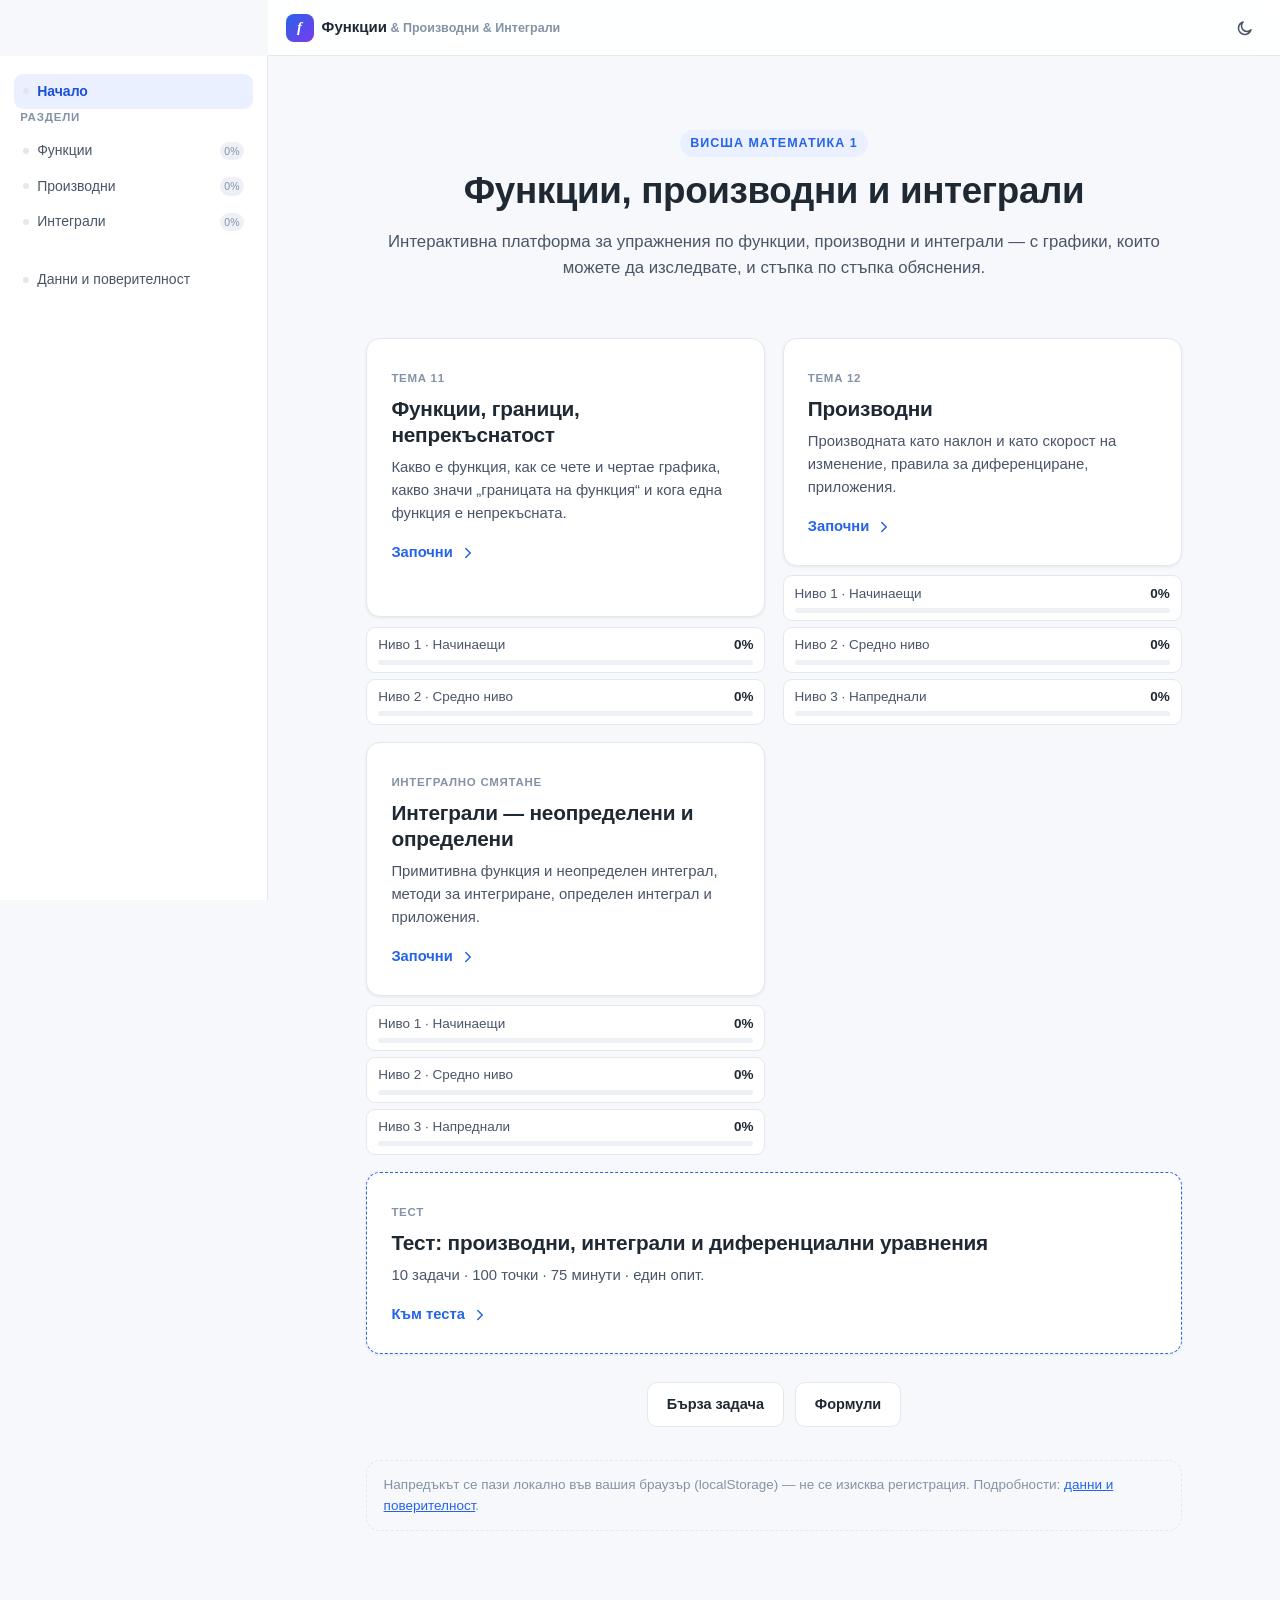
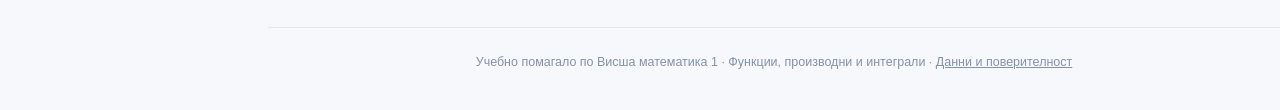
<file: index.html>
<!DOCTYPE html>
<html lang="bg">
<head>
<meta charset="UTF-8">
<meta name="viewport" content="width=device-width, initial-scale=1, viewport-fit=cover">
<title>Функции, производни и интеграли — интерактивно учебно помагало</title>
<meta name="description" content="Интерактивна платформа за упражнения по функции, граници, непрекъснатост, производни и интеграли — Висша математика 1.">
<meta name="color-scheme" content="light dark">
<link rel="icon" href="data:image/svg+xml,%3Csvg xmlns='http://www.w3.org/2000/svg' viewBox='0 0 32 32'%3E%3Crect width='32' height='32' rx='8' fill='%232563eb'/%3E%3Ctext x='16' y='23' font-family='Georgia,serif' font-style='italic' font-weight='700' font-size='18' fill='white' text-anchor='middle'%3Ef%27%3C/text%3E%3C/svg%3E">
<!-- Версия за пресен кеш при всяко публикуване — вдига се от учителя/асистента при всяка промяна на CSS/JS -->
<link rel="stylesheet" href="css/styles.css?v=202610221000">
<link rel="stylesheet" href="css/test.css?v=202611041400">
</head>
<body>
<a class="skip-link" href="#view">Към съдържанието</a>

<div class="app-shell">
  <div class="sidebar-overlay" id="sidebar-overlay"></div>
  <nav class="sidebar" id="sidebar" aria-label="Навигация"></nav>

  <div class="main">
    <header class="topbar">
      <button class="topbar-menu-btn" id="menu-btn" aria-label="Отвори менюто">
        <svg width="18" height="18" viewBox="0 0 24 24" fill="none" stroke="currentColor" stroke-width="2" stroke-linecap="round"><path d="M4 6h16M4 12h16M4 18h16"/></svg>
      </button>
      <a class="brand" href="#/" data-nav>
        <span class="brand-mark">f</span>
        <span class="brand-name">Функции<span class="brand-sub"> &amp; Производни &amp; Интеграли</span></span>
      </a>
      <div class="topbar-spacer"></div>
      <div class="topbar-actions">
        <button class="icon-btn" id="theme-btn" aria-label="Смени темата"></button>
      </div>
    </header>

    <main id="view" tabindex="-1"></main>

    <footer class="site-footer">
      Учебно помагало по Висша математика 1 · Функции, производни и интеграли · <a href="#/privacy" data-nav>Данни и поверителност</a>
    </footer>
  </div>
</div>

<div class="toast" id="toast" role="status"></div>

<script src="js/mathml.js?v=202610181100"></script>
<script src="js/expr.js?v=202610181100"></script>
<script src="js/plot.js?v=202610181100"></script>
<script src="js/store.js?v=202610181100"></script>
<script src="js/geogebra.js?v=202610181100"></script>
<script src="js/board.js?v=202610181100"></script>
<script src="js/content-boards.js?v=202610181100"></script>
<script src="js/content-boards-integrals.js?v=202610181100"></script>
<script src="js/content-functions.js?v=202610181600"></script>
<script src="js/content-derivatives.js?v=202610181100"></script>
<script src="js/content-integrals.js?v=202610181100"></script>
<script src="js/content-integrals-1.js?v=202610181100"></script>
<script src="js/content-integrals-2.js?v=202610181100"></script>
<script src="js/content-integrals-3.js?v=202610181100"></script>
<script src="js/content-integrals-4.js?v=202610181100"></script>
<script src="js/config.js?v=202611041700"></script>
<script src="js/test-core.js?v=202611041400"></script>
<script src="data/test.js?v=202610181100"></script>
<script src="js/test.js?v=202611041600"></script>
<script src="js/app.js?v=202611041200"></script>
</body>
</html>
</file>
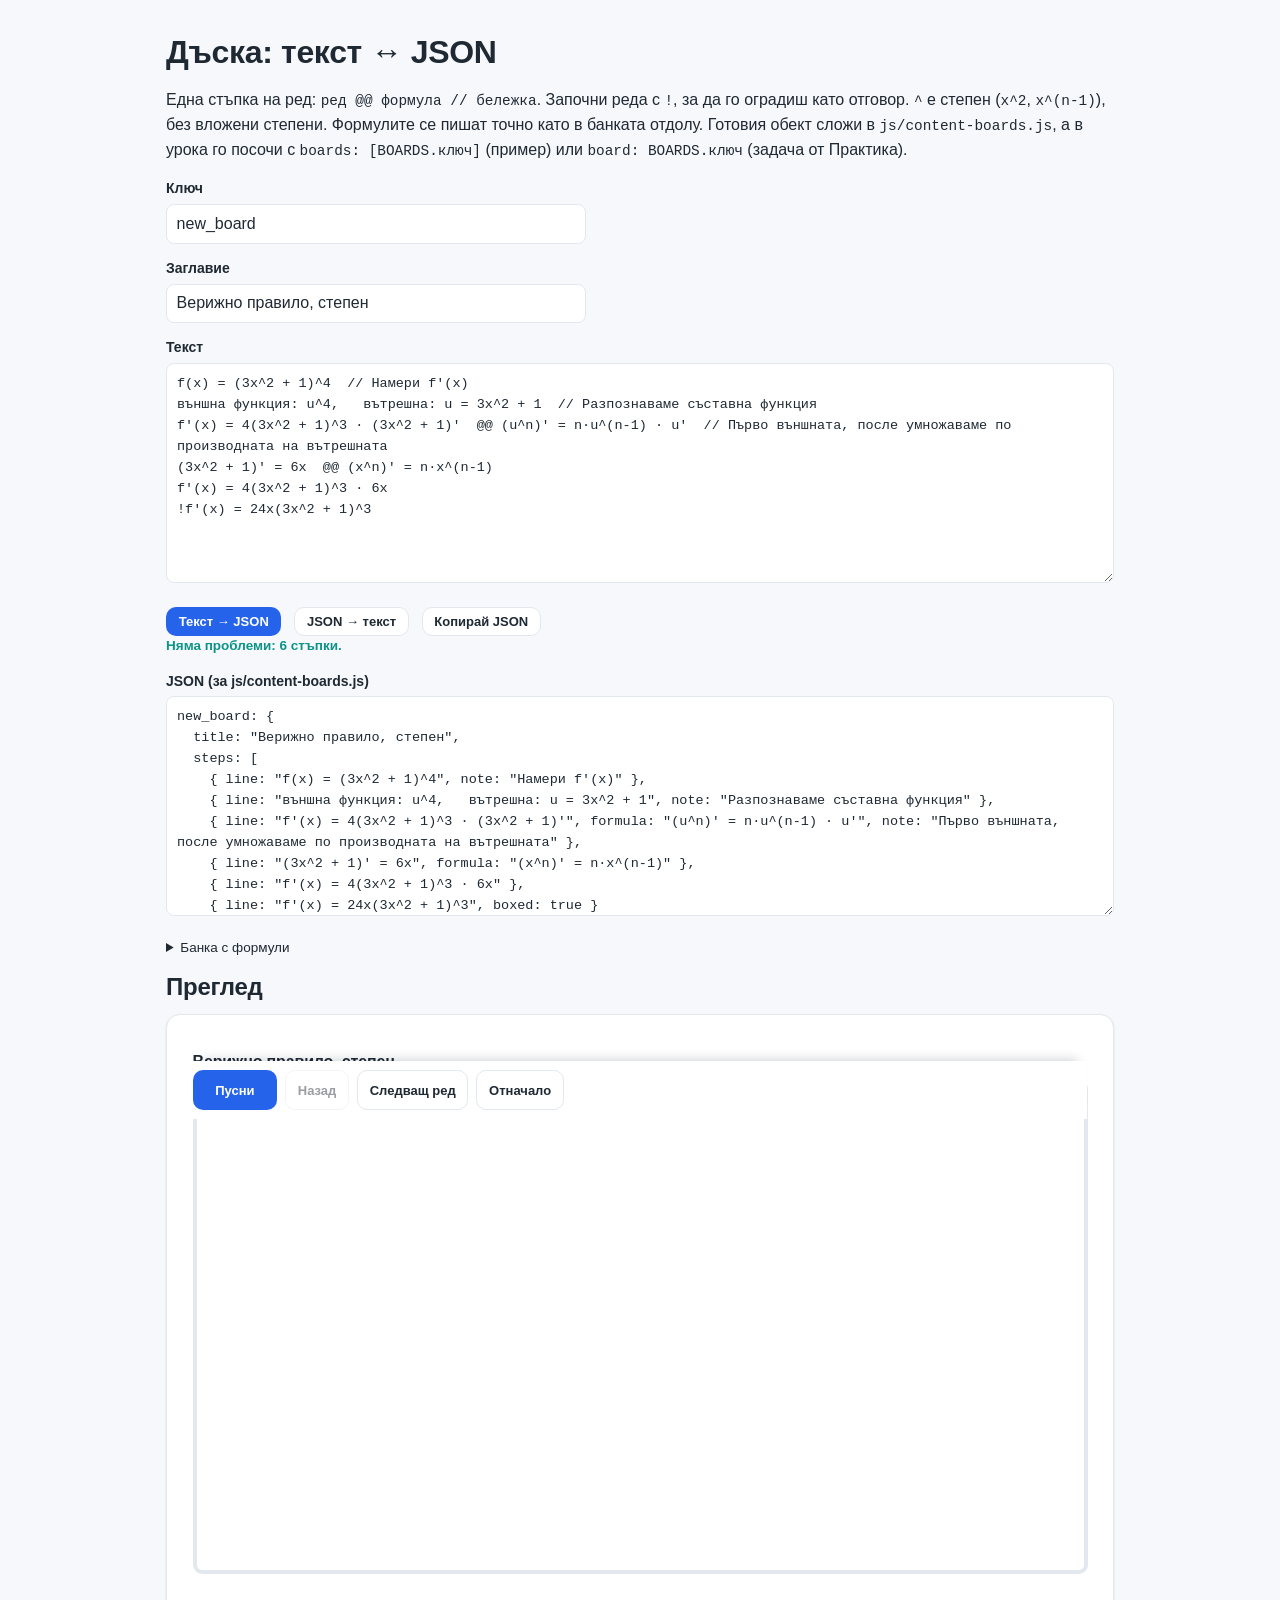
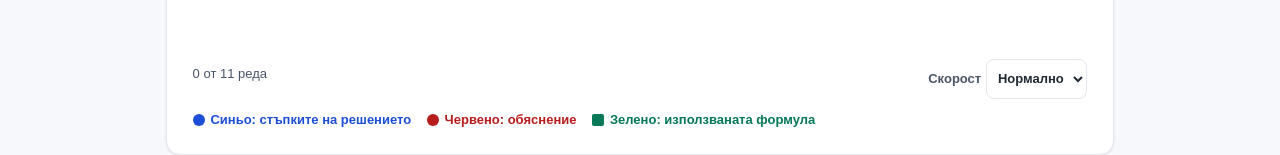
<file: tools/board-convert.html>
<!DOCTYPE html>
<html lang="bg">
<head>
<meta charset="UTF-8">
<meta name="viewport" content="width=device-width, initial-scale=1">
<title>Дъска: текст ↔ JSON</title>
<link rel="stylesheet" href="../css/styles.css">
<style>
  body { max-width: 980px; margin: 2em auto; padding: 0 16px; }
  textarea { width: 100%; min-height: 220px; resize: vertical; box-sizing: border-box; font-family: ui-monospace, Consolas, monospace; font-size: 13.5px; line-height: 1.55;
    background: var(--paper); color: var(--ink); border: 1px solid var(--line); border-radius: 8px; padding: 10px; }
  label { font-weight: 600; font-size: 14px; display: block; margin: 1em 0 .3em; }
  input[type=text] { font: inherit; padding: .4em .6em; border: 1px solid var(--line); border-radius: 8px; background: var(--paper); color: var(--ink); width: 100%; max-width: 420px; }
  .problems { color: var(--red); white-space: pre-wrap; font-size: 13.5px; }
  .ok { color: var(--green); font-weight: 600; font-size: 13.5px; }
  details { margin: 1em 0; font-size: 13.5px; }
  code { font-family: ui-monospace, Consolas, monospace; font-size: .9em; }
</style>
</head>
<body>
<h1>Дъска: текст ↔ JSON</h1>
<p>Една стъпка на ред: <code>ред @@ формула // бележка</code>. Започни реда с <code>!</code>, за да го оградиш като отговор.
<code>^</code> е степен (<code>x^2</code>, <code>x^(n-1)</code>), без вложени степени. Формулите се пишат точно като в банката отдолу.
Готовия обект сложи в <code>js/content-boards.js</code>, а в урока го посочи с <code>boards: [BOARDS.ключ]</code> (пример) или <code>board: BOARDS.ключ</code> (задача от Практика).</p>

<label for="key">Ключ</label>
<input type="text" id="key" value="new_board" spellcheck="false">
<label for="title">Заглавие</label>
<input type="text" id="title" value="Верижно правило, степен">

<label for="text">Текст</label>
<textarea id="text" spellcheck="false">f(x) = (3x^2 + 1)^4  // Намери f'(x)
външна функция: u^4,   вътрешна: u = 3x^2 + 1  // Разпознаваме съставна функция
f'(x) = 4(3x^2 + 1)^3 · (3x^2 + 1)'  @@ (u^n)' = n·u^(n-1) · u'  // Първо външната, после умножаваме по производната на вътрешната
(3x^2 + 1)' = 6x  @@ (x^n)' = n·x^(n-1)
f'(x) = 4(3x^2 + 1)^3 · 6x
!f'(x) = 24x(3x^2 + 1)^3</textarea>
<div class="btn-row">
  <button class="btn btn-primary btn-sm" type="button" id="to-json">Текст → JSON</button>
  <button class="btn btn-ghost btn-sm" type="button" id="to-text">JSON → текст</button>
  <button class="btn btn-ghost btn-sm" type="button" id="copy">Копирай JSON</button>
</div>
<p id="status" aria-live="polite"></p>

<label for="json">JSON (за js/content-boards.js)</label>
<textarea id="json" spellcheck="false"></textarea>

<details><summary>Банка с формули</summary><ul id="bank"></ul></details>

<h2>Преглед</h2>
<div class="card" id="preview"></div>

<script src="../js/board.js"></script>
<script src="board-lib.js"></script>
<script>
(function () {
  var $ = function (id) { return document.getElementById(id); };
  var inst = null;
  $('bank').innerHTML = BoardLib.FORMULA_BANK.map(function (f) { return '<li><code>' + f.replace(/</g, '&lt;') + '</code></li>'; }).join('');

  function show(board) {
    var problems = BoardLib.validate(board, $('key').value || 'дъска');
    $('status').className = problems.length ? 'problems' : 'ok';
    $('status').textContent = problems.length ? problems.join('\n') : 'Няма проблеми: ' + board.steps.length + ' стъпки.';
    if (inst) inst.destroy();
    $('preview').innerHTML = '';
    if (board.steps.length) inst = Board.create($('preview'), board);
  }
  function toJson() {
    var board = { title: $('title').value.trim(), steps: BoardLib.parse($('text').value) };
    /* по една стъпка на ред, както в js/content-boards.js */
    var steps = board.steps.map(function (s) {
      return '    { ' + Object.keys(s).map(function (k) { return k + ': ' + JSON.stringify(s[k]); }).join(', ') + ' }';
    });
    $('json').value = ($('key').value.trim() || 'new_board') + ': {\n  title: ' + JSON.stringify(board.title) +
      ',\n  steps: [\n' + steps.join(',\n') + '\n  ]\n},';
    show(board);
  }
  function toText() {
    try {
      var src = $('json').value.trim().replace(/^[A-Za-z_$][\w$]*\s*:\s*/, '').replace(/,\s*$/, '');
      var board = Function('"use strict"; return (' + src + ');')();
      $('title').value = board.title || '';
      $('text').value = BoardLib.toText(board.steps || []);
      show(board);
    } catch (e) {
      $('status').className = 'problems';
      $('status').textContent = 'JSON не се чете: ' + e.message;
    }
  }
  $('to-json').addEventListener('click', toJson);
  $('to-text').addEventListener('click', toText);
  $('copy').addEventListener('click', function () {
    $('json').select();
    (navigator.clipboard ? navigator.clipboard.writeText($('json').value) : Promise.reject()).then(
      function () { $('status').className = 'ok'; $('status').textContent = 'Копирано.'; },
      function () { document.execCommand('copy'); });
  });
  toJson();
})();
</script>
</body>
</html>
</file>
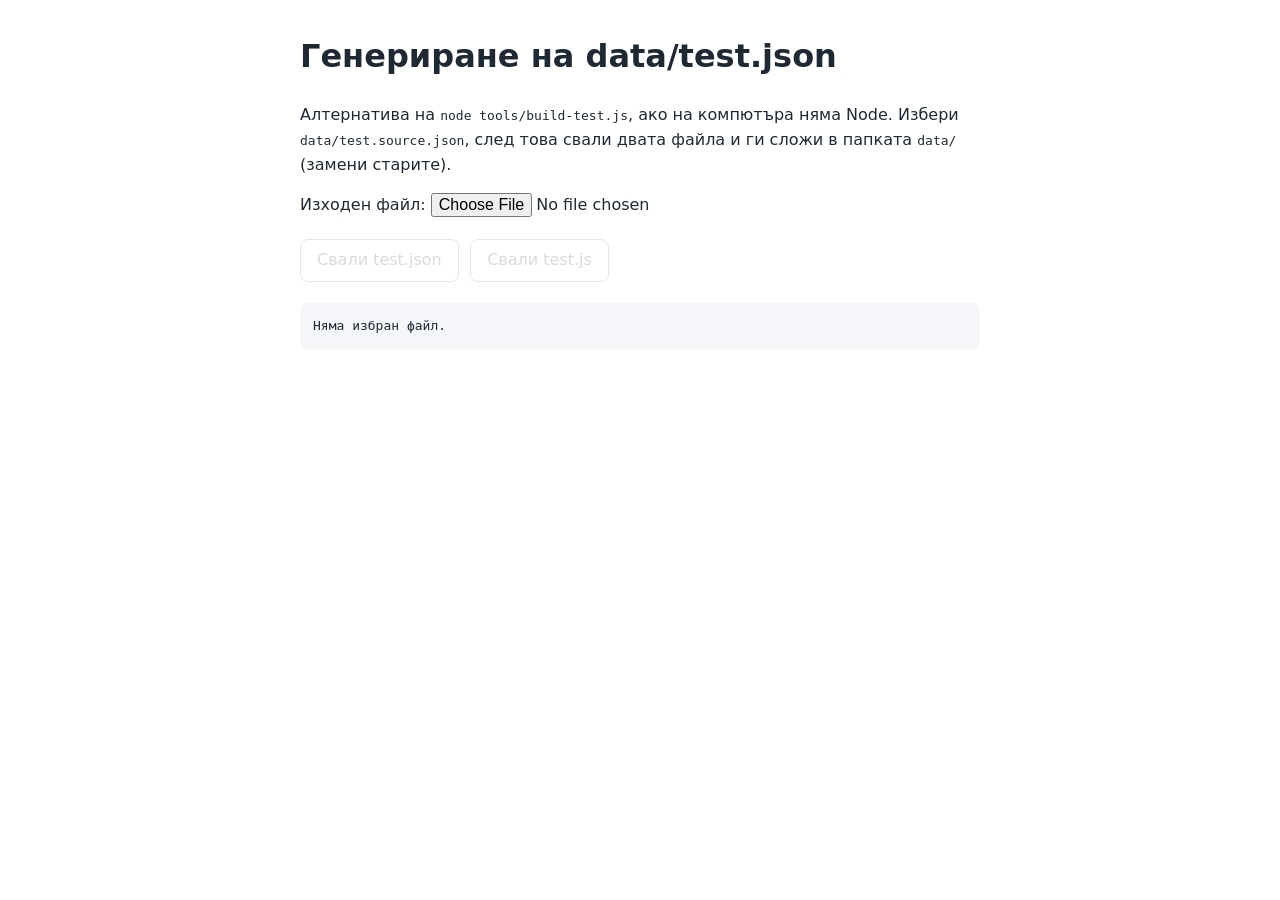
<file: tools/build-test.html>
<!DOCTYPE html>
<html lang="bg">
<head>
<meta charset="UTF-8">
<meta name="viewport" content="width=device-width, initial-scale=1">
<title>Генериране на теста</title>
<style>
  body { font-family: "Segoe UI", system-ui, sans-serif; max-width: 680px; margin: 2em auto; padding: 0 1em; color: #1f2933; line-height: 1.55; }
  button, input { font: inherit; }
  button { padding: .5em 1em; border-radius: 8px; border: 1px solid #c9d1dd; background: #fff; cursor: pointer; margin: .3em .4em .3em 0; }
  button:disabled { opacity: .5; cursor: not-allowed; }
  pre { background: #f4f6fa; padding: 1em; border-radius: 8px; white-space: pre-wrap; font-size: 13px; }
  .err { color: #b91c1c; }
</style>
</head>
<body>
<h1>Генериране на data/test.json</h1>
<p>Алтернатива на <code>node tools/build-test.js</code>, ако на компютъра няма Node. Избери <code>data/test.source.json</code>, след това свали двата файла и ги сложи в папката <code>data/</code> (замени старите).</p>
<p><label>Изходен файл: <input type="file" id="src" accept=".json,application/json"></label></p>
<p>
  <button id="dl-json" disabled>Свали test.json</button>
  <button id="dl-js" disabled>Свали test.js</button>
</p>
<pre id="out" aria-live="polite">Няма избран файл.</pre>

<script src="../js/test-core.js"></script>
<script src="build-lib.js"></script>
<script>
(function () {
  'use strict';
  var out = document.getElementById('out');
  var built = null;
  function save(name, text, type) {
    var a = document.createElement('a');
    a.href = URL.createObjectURL(new Blob([text], { type: type }));
    a.download = name;
    document.body.appendChild(a); a.click();
    setTimeout(function () { URL.revokeObjectURL(a.href); a.remove(); }, 0);
  }
  document.getElementById('src').addEventListener('change', function (e) {
    var f = e.target.files[0];
    if (!f) return;
    f.text().then(function (txt) {
      try {
        built = BuildLib.buildTestData(JSON.parse(txt), TestCore);
        out.className = '';
        out.textContent = 'Готово.\n' + ['A', 'B'].map(function (v) {
          var qs = built.variants[v].questions;
          return 'Вариант ' + TestCore.VARIANT_LABEL[v] + ': ' + qs.length + ' задачи, ' +
            qs.reduce(function (s, q) { return s + q.points; }, 0) + ' т., ред ' + qs.map(function (q) { return q.id; }).join(',');
        }).join('\n') + '\n\nНе забравяй да вдигнеш ?v=… в index.html.';
        document.getElementById('dl-json').disabled = false;
        document.getElementById('dl-js').disabled = false;
      } catch (err) {
        built = null;
        out.className = 'err';
        out.textContent = 'Грешка: ' + err.message;
      }
    });
  });
  document.getElementById('dl-json').addEventListener('click', function () {
    if (built) save('test.json', BuildLib.toJson(built), 'application/json');
  });
  document.getElementById('dl-js').addEventListener('click', function () {
    if (built) save('test.js', BuildLib.toScript(built), 'text/javascript');
  });
})();
</script>
</body>
</html>
</file>
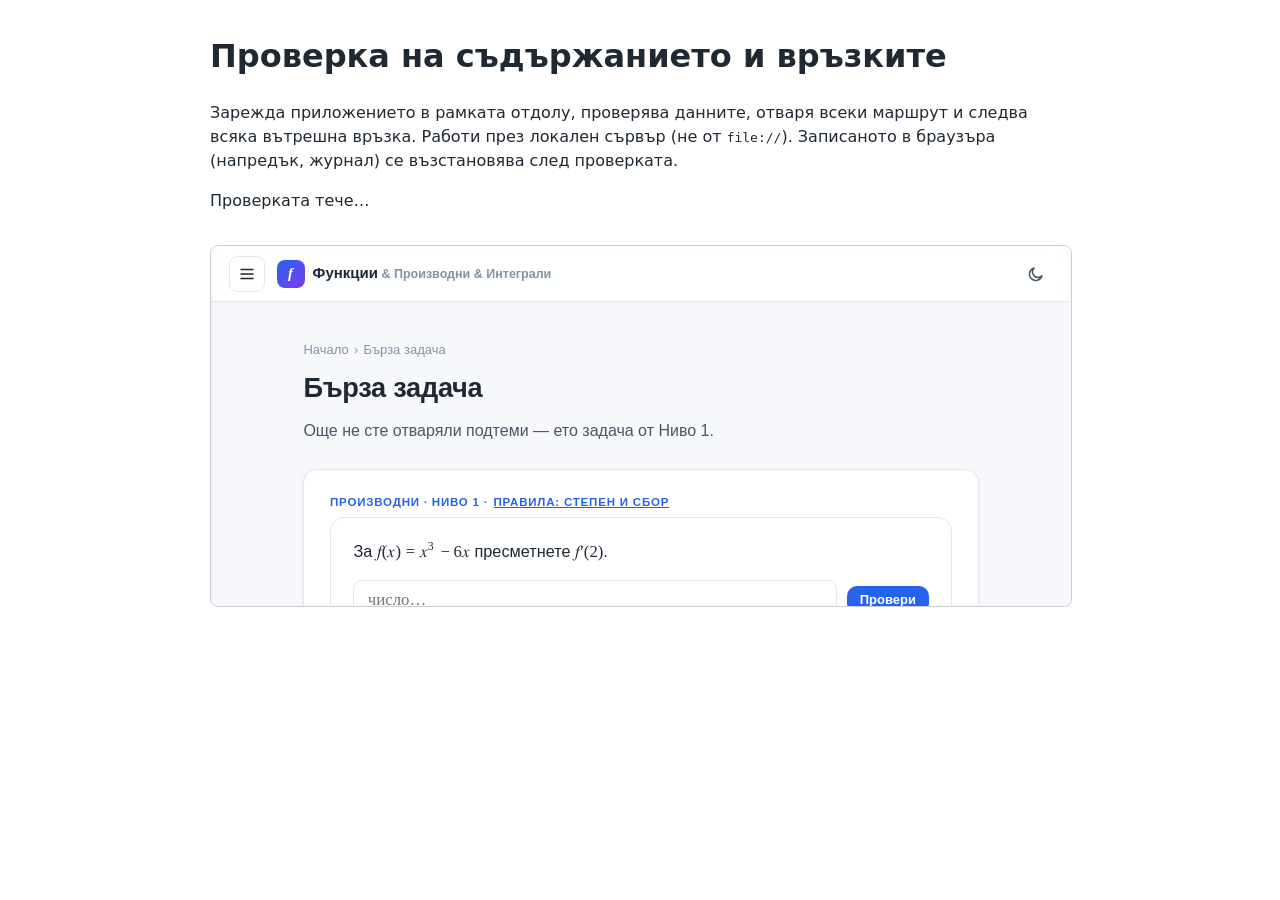
<file: tools/check-content.html>
<!DOCTYPE html>
<html lang="bg">
<head>
<meta charset="UTF-8">
<meta name="viewport" content="width=device-width, initial-scale=1">
<title>Проверка на съдържанието</title>
<style>
  body { font-family: "Segoe UI", system-ui, sans-serif; max-width: 860px; margin: 2em auto; padding: 0 1em; color: #1f2933; line-height: 1.5; }
  li { margin-bottom: .45em; }
  .ok { color: #0f766e; font-weight: 700; }
  .bad { color: #b91c1c; font-weight: 700; }
  small { color: #4a5568; display: block; white-space: pre-wrap; }
  iframe { width: 100%; height: 360px; border: 1px solid #ccc; border-radius: 8px; margin-top: 1em; }
</style>
</head>
<body>
<h1>Проверка на съдържанието и връзките</h1>
<p>Зарежда приложението в рамката отдолу, проверява данните, отваря всеки маршрут и следва всяка вътрешна връзка.
Работи през локален сървър (не от <code>file://</code>). Записаното в браузъра (напредък, журнал) се възстановява след проверката.</p>
<p id="summary" aria-live="polite">Проверката тече…</p>
<ul id="list"></ul>
<script src="board-lib.js"></script>
<iframe id="app" src="../index.html#/" title="Приложението по време на проверка"></iframe>

<script>
(function () {
  'use strict';
  var results = [];
  function add(name, problems, info) {
    results.push({ name: name, ok: !problems.length, details: problems.length ? problems.slice(0, 25).join('\n') + (problems.length > 25 ? '\n… и още ' + (problems.length - 25) : '') : (info || '') });
  }
  function wait(ms) { return new Promise(function (r) { setTimeout(r, ms); }); }

  /* функции и числа от секция „Тест“ — не бива да се срещат във видимото съдържание */
  var TEST_LEAKS = [/x\^3\s*-\s*3\s*\*?\s*x(?![\^\d])/, /x\^4\/4\s*-\s*x\^2\/2/, /3x\^2\s*-\s*2x/, /\(2x\^2\s*-\s*x\)/, /cos\(x\^2\)/,
    /\(x\^2\s*-\s*1\)\/\(x\^2\s*\+\s*1\)/, /x\^3\s*-\s*6x\^2\s*\+\s*9x/, /x\^3\s*-\s*9x\^2\s*\+\s*24x/, /e\^\(-2x\)/, /\b40 m\b/, /\b60 m\b/,
    /* интеграли от секция „Тест“ (задачи 6–8) */
    /2x\s*\*?\s*cos\(x\^2\)/, /4x\^3\)\/\(x\^4/, /(?<![\^\w])x\s*\*?\s*e\^x\s*dx/, /(?<![\^\w])x\s*\*?\s*sin x\s*dx/, /y\s*=\s*4\s*-\s*x\^2/, /y\s*=\s*9\s*-\s*x\^2/];

  var frame = document.getElementById('app');
  frame.addEventListener('load', function () { run().catch(function (e) { add('Проверката се провали', [String(e && e.stack || e)]); render(); }); }, { once: true });

  async function run() {
    var w = frame.contentWindow;
    await wait(400);
    /* снимка на localStorage — обхождането записва прегледи и „последна позиция“; връщаме всичко накрая */
    var snapshot = {};
    for (var s = 0; s < localStorage.length; s++) snapshot[localStorage.key(s)] = localStorage.getItem(localStorage.key(s));
    try { await runChecks(w); } finally {
      localStorage.clear();
      Object.keys(snapshot).forEach(function (k) { localStorage.setItem(k, snapshot[k]); });
    }
  }

  async function runChecks(w) {
    var errors = [];
    w.addEventListener('error', function (e) { errors.push(e.message); });
    var origErr = w.console.error;
    w.console.error = function () { errors.push([].join.call(arguments, ' ')); origErr.apply(w.console, arguments); };
    var Expr = w.Expr;
    var sections = [w.SECTION_FUNCTIONS, w.SECTION_DERIVATIVES, w.SECTION_INTEGRALS];
    var TYPES = { mc: 1, numeric: 1, expr: 1, text: 1, point: 1 };

    /* 1. данни */
    var data = [], exprs = [], leaks = [], ids = {};
    var boardProblems = [], boards = 0;
    function plotExprs(p, where) {
      if (!p) return;
      (p.panels || [p]).forEach(function (pn) { (pn.curves || []).forEach(function (c) { if (c.expr) exprs.push([c.expr, where]); }); });
    }
    function scan(obj, where, hidden) {
      if (hidden) return;
      var s = JSON.stringify(obj);
      TEST_LEAKS.forEach(function (re) { if (re.test(s)) leaks.push(where + ': ' + re); });
    }
    sections.forEach(function (sec) {
      sec.subtopics.forEach(function (st) {
        if (ids[sec.id + '/' + st.id]) data.push('Повторен id ' + sec.id + '/' + st.id);
        ids[sec.id + '/' + st.id] = 1;
        var seenLv = {};
        st.levels.forEach(function (lv) {
          var here = sec.id + '/' + st.id + '/' + lv.level;
          if (seenLv[lv.level]) data.push(here + ': повторено ниво');
          seenLv[lv.level] = 1;
          if (!lv.goal) data.push(here + ': липсва goal');
          var hid = st.hidden || lv.hidden;
          if (lv.worked) {
            plotExprs(lv.worked.figure, here + ' пример');
            /* скритите дъски не са видими — не ги търсим за повторения от теста */
            scan(Object.assign({}, lv.worked, { boards: (lv.worked.boards || []).filter(function (b) { return !b.hidden; }) }), here + ' пример', hid);
            (lv.worked.boards || []).forEach(function (b, bi) {
              if (!b) { boardProblems.push(here + ' пример: дъска ' + bi + ' липсва (грешен ключ в BOARDS?)'); return; }
              boards++;
              boardProblems.push.apply(boardProblems, BoardLib.validate(b, here + ' дъска „' + b.title + '“'));
            });
          }
          if (lv.explore) {
            plotExprs(lv.explore.plot, here + ' разучи');
            (lv.explore.choices || []).forEach(function (c) { plotExprs(c.plot, here + ' разучи/избор'); });
            scan(lv.explore, here + ' разучи', hid);
          }
          if (lv.bridge) plotExprs(lv.bridge.plot, here + ' мост');
          ['practice', 'quiz'].forEach(function (kind) {
            var vis = (lv[kind] || []).filter(function (q) { return !q.hidden; });
            if (vis.length > 5) data.push(here + ' ' + kind + ': ' + vis.length + ' задачи (> 5)');
            (lv[kind] || []).forEach(function (q, i) {
              var at = here + ' ' + kind + '[' + i + ']';
              if (!TYPES[q.type]) data.push(at + ': непознат тип ' + q.type);
              if (!q.q) data.push(at + ': липсва текст');
              plotExprs(q.plot, at);
              if (q.type === 'mc') {
                if (!(q.correct >= 0 && q.correct < q.options.length)) data.push(at + ': correct извън опциите');
                if (q.why && q.why.length !== q.options.length) data.push(at + ': why ≠ брой опции');
                if (q.optionPlots) {
                  if (q.optionPlots.length !== q.options.length) data.push(at + ': optionPlots ≠ брой опции');
                  q.optionPlots.forEach(function (p) { plotExprs(p, at + ' опция'); });
                }
              }
              if (q.type === 'numeric' && !isFinite(q.answer)) data.push(at + ': числовият отговор не е число');
              if (q.type === 'expr') {
                var r = q.range || [-3, 3], okPts = 0;
                try {
                  var f = Expr.toFunction(q.answer);
                  for (var k = 0; k <= 10; k++) if (isFinite(f(r[0] + (r[1] - r[0]) * k / 10))) okPts++;
                } catch (e) { data.push(at + ': отговорът не се разбира: ' + q.answer); }
                if (okPts < 5) data.push(at + ': отговорът е недефиниран в range ' + JSON.stringify(r));
              }
              if (q.type === 'point' && !q.check) data.push(at + ': липсва check');
              if ('board' in q) {
                if (kind === 'quiz') boardProblems.push(at + ': дъска в Самопроверка (позволена е само в Практика)');
                if (!q.board) boardProblems.push(at + ': board липсва (грешен ключ в BOARDS?)');
                else { boards++; boardProblems.push.apply(boardProblems, BoardLib.validate(q.board, at + ' дъска')); }
              }
              scan(q, at, hid || q.hidden);
            });
          });
        });
      });
    });
    var badExpr = exprs.filter(function (e) { try { Expr.compile(e[0]); return false; } catch (x) { return true; } })
      .map(function (e) { return e[1] + ': ' + e[0]; });
    add('Данни: идентификатори, типове, отговори, до 5 задачи на карта', data);
    add('Дъски: стъпки, оградени отговори, формули от банката, не в Самопроверка (' + boards + ')', boardProblems);
    add('Всички изрази в чертежите се разбират (' + exprs.length + ')', badExpr);
    add('Видимото съдържание не повтаря функции/числа от секция „Тест“', leaks);

    /* 2. маршрути */
    var routes = ['#/', '#/privacy', '#/formulas', '#/review', '#/quick'];
    sections.forEach(function (sec) {
      routes.push('#/section/' + sec.id);
      [1, 2, 3].forEach(function (l) { routes.push('#/section/' + sec.id + '/level/' + l); });
      sec.subtopics.forEach(function (st) {
        if (st.hidden) return;
        st.levels.forEach(function (lv) { if (!lv.hidden) routes.push('#/section/' + sec.id + '/level/' + lv.level + '/' + st.id); });
      });
    });
    var routeProblems = [], hrefs = {};
    for (var i = 0; i < routes.length; i++) {
      errors.length = 0;
      w.location.hash = routes[i];
      await wait(120);
      var viewEl = w.document.getElementById('view');
      var txt = viewEl.innerText;
      if (/Възникна грешка/.test(txt)) routeProblems.push(routes[i] + ': ' + txt.slice(0, 120));
      if (errors.length) routeProblems.push(routes[i] + ': ' + errors.join(' | '));
      if (/\/level\/\d\/[a-z_]+$/.test(routes[i]) && !viewEl.querySelector('#lesson-cards .card')) routeProblems.push(routes[i] + ': урокът е празен');
      Array.prototype.forEach.call(w.document.querySelectorAll('a[href^="#/"], [data-href^="#/"]'), function (a) {
        hrefs[a.getAttribute('data-href') || a.getAttribute('href')] = routes[i];
      });
    }
    add('Всички маршрути се отварят без грешка (' + routes.length + ')', routeProblems);

    /* 3. вътрешни връзки сочат към съществуващи страници */
    var known = {};
    routes.forEach(function (r) { known[r] = 1; });
    known['#/test'] = 1;
    var broken = Object.keys(hrefs).filter(function (h) { return !known[h] && !/^#\/section\/[a-z_]+\/diagnostic$/.test(h); })
      .map(function (h) { return h + '  (от ' + hrefs[h] + ')'; });
    add('Вътрешните връзки водят към съществуващи страници (' + Object.keys(hrefs).length + ')', broken);

    w.location.hash = '#/';
    render();
  }

  function render() {
    var failed = results.filter(function (r) { return !r.ok; }).length;
    document.getElementById('list').innerHTML = results.map(function (r) {
      return '<li><span class="' + (r.ok ? 'ok">МИНАВА' : 'bad">ПАДА') + '</span> ' + r.name.replace(/</g, '&lt;') +
        (r.details ? '<small>' + r.details.replace(/</g, '&lt;') + '</small>' : '') + '</li>';
    }).join('');
    document.getElementById('summary').textContent = (results.length - failed) + ' от ' + results.length + ' проверки минават.';
    window.CHECK_RESULTS = results;
  }
})();
</script>
</body>
</html>
</file>
<file: css/styles.css>
/* ============================================================================
 * styles.css — минималистичен дизайн
 * ========================================================================== */

@font-face {
  font-family: 'Cambria Math Fallback';
  src: local('Cambria Math'), local('STIX Two Math'), local('STIXTwoMath-Regular');
}

:root {
  --ink: #1f2933;
  --ink-soft: #4a5568;
  --ink-faint: #8492a6;
  --paper: #ffffff;
  --bg: #f7f8fb;
  --line: #e3e7ee;
  --line-soft: #edf0f5;
  --blue: #2563eb;
  --blue-soft: #eaf0ff;
  --blue-deep: #1d4ed8;
  --pink: #d946a0;
  --orange: #e8590c;
  --orange-soft: #fdf0e7;
  --green: #0d9488;
  --green-soft: #e7f6f4;
  --red: #dc2626;
  --red-soft: #fdecec;
  --purple: #7c3aed;
  --radius: 14px;
  --radius-sm: 9px;
  --shadow: 0 1px 2px rgba(20, 30, 50, .04), 0 8px 24px -12px rgba(20, 30, 50, .10);
  --shadow-sm: 0 1px 3px rgba(20, 30, 50, .08);
  --maxw: 860px;
  --sidebar-w: 268px;
  --font-ui: "Segoe UI", ui-sans-serif, -apple-system, "Inter", "Helvetica Neue", Arial, sans-serif;
  --font-math: "Cambria Math", "STIX Two Math", "Cambria", Georgia, serif;
}
:root[data-theme="dark"] {
  --ink: #eef1f6;
  --ink-soft: #b7c0cf;
  --ink-faint: #7c8698;
  --paper: #171a21;
  --bg: #101216;
  --line: #2a2f3a;
  --line-soft: #22262f;
  --blue: #6d94ff;
  --blue-soft: #1b2333;
  --blue-deep: #8fabff;
  --orange-soft: #2e2013;
  --green-soft: #123230;
  --red-soft: #33191b;
  --shadow: 0 1px 2px rgba(0, 0, 0, .3), 0 8px 24px -12px rgba(0, 0, 0, .5);
  --shadow-sm: 0 1px 3px rgba(0, 0, 0, .35);
}
@media (prefers-color-scheme: dark) {
  :root:not([data-theme="light"]) {
    --ink: #eef1f6; --ink-soft: #b7c0cf; --ink-faint: #7c8698;
    --paper: #171a21; --bg: #101216; --line: #2a2f3a; --line-soft: #22262f;
    --blue: #6d94ff; --blue-soft: #1b2333; --blue-deep: #8fabff;
    --orange-soft: #2e2013; --green-soft: #123230; --red-soft: #33191b;
    --shadow: 0 1px 2px rgba(0,0,0,.3), 0 8px 24px -12px rgba(0,0,0,.5);
    --shadow-sm: 0 1px 3px rgba(0,0,0,.35);
  }
}
/* Приложението има собствена светла и тъмна тема. „only light“ забранява на
   браузъра (напр. автоматичния тъмен режим на Chrome/Samsung Internet на
   телефон) да затъмнява светлата тема сам — при него скобите и модулите във
   формулите остават тъмни върху тъмен фон и почти не се виждат. */
:root { color-scheme: only light; }
:root[data-theme="dark"] { color-scheme: dark; }
@media (prefers-color-scheme: dark) { :root:not([data-theme="light"]) { color-scheme: dark; } }

* { box-sizing: border-box; }
html, body { height: 100%; }
body {
  margin: 0;
  background: var(--bg);
  color: var(--ink);
  font-family: var(--font-ui);
  font-size: 16px;
  line-height: 1.55;
  -webkit-font-smoothing: antialiased;
}
h1, h2, h3, h4 { font-weight: 700; line-height: 1.25; margin: 0 0 .5em; letter-spacing: -.01em; }
p { margin: 0 0 1em; }
a { color: var(--blue); }
button { font-family: inherit; }
::selection { background: var(--blue-soft); }

/* ------------------------------------------------------------- math text */
.mt, .mt-block math { font-family: var(--font-math); }
.mt { font-size: 1.02em; }
math { font-family: var(--font-math) !important; }
.mt-block {
  display: block;
  margin: 1.1em 0;
  padding: .7em 1em;
  background: var(--blue-soft);
  border-left: 3px solid var(--blue);
  border-radius: 0 var(--radius-sm) var(--radius-sm) 0;
  font-size: 1.18em;
  overflow-x: auto;
}
.mt-block math { display: block; }
.mt-err { color: var(--red); background: var(--red-soft); padding: .2em .5em; border-radius: 6px; }
.mt-fn { font-family: var(--font-ui); }

.mt-cases { display: flex; align-items: center; gap: .1em; font-size: 1.12em; }
.mt-brace { font-family: var(--font-math); line-height: 1; color: var(--ink); }
.mt-caserows { display: flex; flex-direction: column; gap: .3em; margin-left: .15em; }
.mt-caserow { display: flex; align-items: baseline; gap: 1.4em; }
.mt-casecond { color: var(--ink-soft); font-size: .88em; }

/* ------------------------------------------------------------------ shell */
.app-shell { display: flex; min-height: 100vh; }
.skip-link {
  position: absolute; left: -999px; top: 0; background: var(--ink); color: var(--paper);
  padding: .6em 1em; border-radius: 0 0 8px 0; z-index: 200;
}
.skip-link:focus { left: 0; }

.topbar {
  position: sticky; top: 0; z-index: 40;
  display: flex; align-items: center; gap: .75em;
  height: 56px; padding: 0 1.1em;
  background: color-mix(in srgb, var(--paper) 88%, transparent);
  backdrop-filter: blur(10px);
  border-bottom: 1px solid var(--line);
}
.topbar-menu-btn {
  display: none; width: 36px; height: 36px; border-radius: 8px; border: 1px solid var(--line);
  background: var(--paper); color: var(--ink); cursor: pointer; align-items: center; justify-content: center;
}
.brand { display: flex; align-items: baseline; gap: .5em; text-decoration: none; color: var(--ink); }
.brand-mark {
  width: 28px; height: 28px; border-radius: 8px; background: linear-gradient(135deg, var(--blue), var(--purple));
  display: inline-flex; align-items: center; justify-content: center; color: #fff; font-family: var(--font-math);
  font-style: italic; font-weight: 700; font-size: 15px; flex: none;
}
.brand-name { font-weight: 700; font-size: 15px; }
.brand-sub { color: var(--ink-faint); font-size: 12.5px; display: none; }
.topbar-spacer { flex: 1; }
.topbar-actions { display: flex; align-items: center; gap: .4em; }

.icon-btn {
  width: 34px; height: 34px; border-radius: 9px; border: 1px solid transparent; background: transparent;
  color: var(--ink-soft); cursor: pointer; display: inline-flex; align-items: center; justify-content: center;
}
.icon-btn:hover { background: var(--line-soft); color: var(--ink); }
.icon-btn svg { width: 18px; height: 18px; }

/* --------------------------------------------------------------- sidebar */
.sidebar {
  width: var(--sidebar-w); flex: none; border-right: 1px solid var(--line); background: var(--paper);
  position: sticky; top: 56px; align-self: flex-start; height: calc(100vh - 56px); overflow-y: auto;
  padding: 1.1em .9em 2em;
}
.sidebar-section { margin-bottom: 1.4em; }
.sidebar-title {
  font-size: 11.5px; text-transform: uppercase; letter-spacing: .07em; color: var(--ink-faint);
  font-weight: 700; margin: 0 .5em .5em;
}
.side-link {
  display: flex; align-items: center; gap: .6em; padding: .5em .6em; border-radius: 9px;
  color: var(--ink-soft); text-decoration: none; font-size: 14px; cursor: pointer; border: none;
  background: none; width: 100%; text-align: left;
}
.side-link:hover { background: var(--line-soft); color: var(--ink); }
.side-link.is-active { background: var(--blue-soft); color: var(--blue-deep); font-weight: 600; }
.side-link .dot { width: 6px; height: 6px; border-radius: 50%; background: var(--line); flex: none; }
.side-link.is-done .dot { background: var(--green); }
.side-link .lvl-badge {
  margin-left: auto; font-size: 10.5px; padding: .1em .45em; border-radius: 999px;
  background: var(--line-soft); color: var(--ink-faint);
}
.sidebar-back {
  display: inline-flex; align-items: center; gap: .4em; color: var(--ink-faint); text-decoration: none;
  font-size: 13px; margin-bottom: 1em; padding: .3em .5em;
}
.sidebar-back:hover { color: var(--ink); }

.sidebar-overlay { display: none; }

/* -------------------------------------------------------------- content */
.main { flex: 1; min-width: 0; }
.view { max-width: var(--maxw); margin: 0 auto; padding: 2.4em 1.4em 6em; }
.view-narrow { max-width: 720px; }

/* ---------------------------------------------------------------- home */
.hero { text-align: center; padding: 2.2em 0 1.6em; }
.hero-eyebrow {
  display: inline-block; font-size: 12.5px; font-weight: 700; letter-spacing: .08em; text-transform: uppercase;
  color: var(--blue); background: var(--blue-soft); padding: .3em .8em; border-radius: 999px; margin-bottom: .9em;
}
.hero h1 { font-size: clamp(1.7rem, 4vw, 2.3rem); margin-bottom: .4em; }
.hero p { color: var(--ink-soft); font-size: 1.05em; max-width: 46em; margin: 0 auto; }

.section-grid { display: grid; grid-template-columns: repeat(auto-fit, minmax(min(100%, 19em), 1fr)); gap: 1.1em; margin-top: 2em; }
.section-card {
  display: block; text-decoration: none; color: inherit; background: var(--paper); border: 1px solid var(--line);
  border-radius: var(--radius); padding: 1.6em 1.5em; box-shadow: var(--shadow-sm); position: relative; overflow: hidden;
  transition: transform .15s ease, box-shadow .15s ease;
}
.section-card:hover { transform: translateY(-2px); box-shadow: var(--shadow); }
.section-card .topic-tag { font-size: 11.5px; font-weight: 700; letter-spacing: .06em; text-transform: uppercase; color: var(--ink-faint); }
.section-card h2 { margin: .3em 0 .4em; font-size: 1.3em; }
.section-card p { color: var(--ink-soft); font-size: .93em; margin-bottom: 1em; }
.section-card .cta { display: inline-flex; align-items: center; gap: .4em; font-weight: 600; font-size: .92em; color: var(--blue); }
.section-card .progress-pill { position: absolute; top: 1.3em; right: 1.3em; font-size: 12px; font-weight: 700; color: var(--green); background: var(--green-soft); padding: .2em .6em; border-radius: 999px; }

.home-note { margin-top: 2.5em; padding: 1em 1.2em; border: 1px dashed var(--line); border-radius: var(--radius); color: var(--ink-faint); font-size: 13.5px; }

/* --------------------------------------------------------------- header */
.page-head { margin-bottom: 1.6em; }
.crumb { font-size: 13px; color: var(--ink-faint); display: flex; align-items: center; gap: .4em; margin-bottom: .8em; flex-wrap: wrap; }
.crumb a { color: var(--ink-faint); text-decoration: none; }
.crumb a:hover { color: var(--blue); }
.page-head h1 { font-size: 1.7em; }
.page-head .lead { color: var(--ink-soft); font-size: 1em; max-width: 44em; }

.progress-track { height: 7px; border-radius: 999px; background: var(--line-soft); overflow: hidden; margin-top: .3em; }
.progress-fill { height: 100%; background: linear-gradient(90deg, var(--blue), var(--purple)); border-radius: 999px; transition: width .4s ease; }
.progress-row { display: flex; align-items: center; gap: .8em; font-size: 13px; color: var(--ink-faint); margin-top: .6em; }
.progress-row .progress-track { flex: 1; }

/* --------------------------------------------------------------- cards */
.card { background: var(--paper); border: 1px solid var(--line); border-radius: var(--radius); padding: 1.5em 1.6em; box-shadow: var(--shadow-sm); margin-bottom: 1.3em; }
.card h2 { font-size: 1.15em; }
.card h3 { font-size: 1em; }
.card-kicker { font-size: 11.5px; font-weight: 700; letter-spacing: .07em; text-transform: uppercase; color: var(--blue); margin-bottom: .5em; display: flex; align-items: center; gap: .5em; }
.card-kicker .n { width: 20px; height: 20px; border-radius: 50%; background: var(--blue-soft); color: var(--blue-deep); display: inline-flex; align-items: center; justify-content: center; font-size: 11px; }

.step-list { display: flex; flex-direction: column; gap: 1.1em; }
.step-item p { margin-bottom: .4em; }
.step-note {
  margin-top: .6em; padding: .7em 1em; background: var(--orange-soft); border-left: 3px solid var(--orange);
  border-radius: 0 var(--radius-sm) var(--radius-sm) 0; font-size: .92em; color: var(--ink-soft);
}

/* ------------------------------------------------------------- level cards */
.level-grid { display: grid; gap: 1em; margin-top: 1.6em; }
.level-card {
  display: flex; align-items: center; gap: 1em; text-decoration: none; color: inherit; background: var(--paper);
  border: 1px solid var(--line); border-radius: var(--radius); padding: 1.1em 1.3em; box-shadow: var(--shadow-sm);
}
.level-card:hover { border-color: var(--blue); }
.level-card .lv-num {
  width: 42px; height: 42px; border-radius: 11px; background: var(--blue-soft); color: var(--blue-deep);
  display: flex; align-items: center; justify-content: center; font-weight: 700; font-size: 1.15em; flex: none;
}
.level-card.is-done .lv-num { background: var(--green-soft); color: var(--green); }
.level-card-body { flex: 1; min-width: 0; }
.level-card-body h3 { margin-bottom: .15em; }
.level-card-body p { margin: 0; color: var(--ink-faint); font-size: .88em; }
.level-card .badge-rec {
  font-size: 11px; font-weight: 700; color: var(--blue-deep); background: var(--blue-soft); padding: .2em .55em;
  border-radius: 999px; white-space: nowrap;
}
.level-card .chev { color: var(--ink-faint); flex: none; }

/* ------------------------------------------------------------------ plot */
.plot { margin: 1em 0; }
.plot-canvas { display: block; width: 100%; border: 1px solid var(--line); border-radius: var(--radius-sm); background: #fff; touch-action: none; }
:root[data-theme="dark"] .plot-canvas { background: #fff; }
.plot-canvas.is-interactive { cursor: crosshair; }
.plot-canvas:focus-visible { outline: 2px solid var(--blue); outline-offset: 2px; }
.plot-legend { display: flex; flex-wrap: wrap; gap: .3em 1em; margin-top: .55em; font-size: 13px; color: var(--ink-soft); }
.plot-legend-item { display: inline-flex; align-items: center; gap: .4em; }
.plot-legend-item i { width: 14px; height: 3px; border-radius: 2px; display: inline-block; }
.plot-controls { display: flex; flex-wrap: wrap; gap: .9em 1.6em; margin-top: .9em; padding: .8em 1em; background: var(--bg); border-radius: var(--radius-sm); }
.plot-slider { display: flex; align-items: center; gap: .6em; font-size: 13.5px; }
.plot-slider-label { min-width: 2.6em; }
.plot-slider input[type=range] { width: 130px; accent-color: var(--blue); }
.plot-slider output { min-width: 2.6em; font-variant-numeric: tabular-nums; color: var(--ink-soft); font-size: 12.5px; }
.plot-readout { margin-top: .6em; font-size: 13.5px; color: var(--ink-soft); display: flex; flex-wrap: wrap; gap: .4em; }
.plot-readout .sep { color: var(--ink-faint); }
.plot-readout b { color: var(--ink); font-family: var(--font-math); font-weight: 700; }
.plot-anim { margin-top: .8em; }

/* --------------------------------------------------------------- ggb */
.ggb-block { margin: .6em 0; }
.ggb-btn, .ggb-link { display: inline-flex; align-items: center; gap: .5em; }
.ggb-mark { font-weight: 800; font-size: 11px; letter-spacing: .02em; background: #1a2540; color: #fff; padding: .15em .4em; border-radius: 4px; }
.ggb-host { margin-top: .8em; }
.ggb-wrap { border-radius: var(--radius-sm); overflow: hidden; border: 1px solid var(--line); }
.ggb-loading, .ggb-fallback { padding: 1.4em; text-align: center; color: var(--ink-faint); background: var(--bg); border-radius: var(--radius-sm); font-size: 14px; }
.ggb-caption { font-size: 13px; color: var(--ink-faint); margin-top: .5em; }
.ext { font-size: 11px; }

/* -------------------------------------------------------------- buttons */
.btn {
  display: inline-flex; align-items: center; justify-content: center; gap: .5em; cursor: pointer;
  font-family: var(--font-ui); font-size: 14.5px; font-weight: 600; padding: .68em 1.3em; border-radius: 10px;
  border: 1px solid transparent; text-decoration: none; transition: transform .1s ease, background .15s ease;
}
.btn:active { transform: scale(.98); }
.btn-primary { background: var(--blue); color: #fff; }
.btn-primary:hover { background: var(--blue-deep); }
.btn-primary:disabled { background: var(--line); color: var(--ink-faint); cursor: not-allowed; }
.btn-ghost { background: var(--paper); color: var(--ink); border-color: var(--line); }
.btn-ghost:hover { border-color: var(--blue); color: var(--blue-deep); }
.btn-text { background: none; color: var(--blue); padding: .5em .3em; }
.btn-sm { padding: .45em .9em; font-size: 13px; }
.btn-row { display: flex; gap: .8em; flex-wrap: wrap; margin-top: 1em; }

/* -------------------------------------------------------------- quiz UI */
.q-block { border: 1px solid var(--line); border-radius: var(--radius); padding: 1.3em 1.4em; margin-bottom: 1em; background: var(--paper); }
.q-prompt { font-size: 1.02em; margin-bottom: .9em; }
.q-options { display: flex; flex-direction: column; gap: .55em; }
.opt-btn {
  display: flex; align-items: center; gap: .7em; text-align: left; padding: .7em .9em; border-radius: 10px;
  border: 1px solid var(--line); background: var(--paper); cursor: pointer; font-size: .96em; color: var(--ink);
}
.opt-btn:hover { border-color: var(--blue); background: var(--blue-soft); }
.opt-btn .opt-mark {
  width: 22px; height: 22px; border-radius: 50%; border: 1.5px solid var(--line); flex: none;
  display: inline-flex; align-items: center; justify-content: center; font-size: 12px; color: transparent;
}
.opt-btn.is-correct { border-color: var(--green); background: var(--green-soft); }
.opt-btn.is-correct .opt-mark { background: var(--green); border-color: var(--green); color: #fff; }
.opt-btn.is-wrong { border-color: var(--red); background: var(--red-soft); }
.opt-btn.is-wrong .opt-mark { background: var(--red); border-color: var(--red); color: #fff; }
.opt-btn:disabled { cursor: default; }
.opt-btn:disabled:not(.is-correct):not(.is-wrong) { opacity: .55; }

.q-input-row { display: flex; gap: .6em; flex-wrap: wrap; align-items: center; }
.q-input {
  font-family: var(--font-math); font-size: 1.05em; padding: .55em .8em; border-radius: 9px; border: 1.5px solid var(--line);
  background: var(--paper); color: var(--ink); min-width: 9em; flex: 1;
}
.q-input:focus { outline: none; border-color: var(--blue); }
.q-input.is-correct { border-color: var(--green); background: var(--green-soft); }
.q-input.is-wrong { border-color: var(--red); background: var(--red-soft); }
.q-textarea {
  width: 100%; min-height: 5em; font-family: var(--font-ui); font-size: .95em; padding: .7em .9em; border-radius: 9px;
  border: 1.5px solid var(--line); background: var(--paper); color: var(--ink); resize: vertical;
}
.q-textarea:focus { outline: none; border-color: var(--blue); }

.expr-keyboard { display: flex; flex-wrap: wrap; gap: .4em; margin-top: .6em; }
.expr-key {
  min-width: 2.3em; padding: .4em .6em; border-radius: 8px; border: 1px solid var(--line);
  background: var(--bg); color: var(--ink); font-family: var(--font-math); font-size: 15px;
  line-height: 1; cursor: pointer; touch-action: manipulation;
}
.expr-key:hover { border-color: var(--blue); color: var(--blue-deep); background: var(--blue-soft); }
.expr-key:active { transform: scale(.94); }
.expr-key-del { font-family: var(--font-ui); color: var(--ink-faint); }

.q-hint-btn { font-size: 12.5px; color: var(--ink-faint); background: none; border: none; cursor: pointer; padding: .3em 0; text-decoration: underline; text-underline-offset: 2px; }
.q-hint-box { margin-top: .6em; font-size: 13.5px; color: var(--ink-soft); background: var(--bg); padding: .6em .9em; border-radius: 9px; }

.q-feedback { margin-top: .9em; padding: .8em 1em; border-radius: var(--radius-sm); font-size: .93em; display: none; }
.q-feedback.is-visible { display: block; }
.q-feedback.is-good { background: var(--green-soft); color: var(--ink); border-left: 3px solid var(--green); }
.q-feedback.is-bad { background: var(--red-soft); color: var(--ink); border-left: 3px solid var(--red); }
.q-feedback .q-fb-title { font-weight: 700; margin-bottom: .25em; display: flex; align-items: center; gap: .4em; }
.q-feedback .q-solution { margin-top: .55em; padding-top: .55em; border-top: 1px solid rgba(0,0,0,.08); }

.q-status { font-size: 12px; font-weight: 700; letter-spacing: .04em; text-transform: uppercase; color: var(--ink-faint); }
.q-status.is-good { color: var(--green); }
.q-status.is-bad { color: var(--red); }

/* diagnostic-specific */
.diag-progress { display: flex; gap: .4em; margin-bottom: 1.4em; }
.diag-progress span { height: 5px; flex: 1; background: var(--line-soft); border-radius: 999px; }
.diag-progress span.is-active { background: var(--blue); }
.diag-progress span.is-done { background: var(--green); }
.diag-result { text-align: center; padding: 2em 1em; }
.diag-result .score { font-size: 2.4em; font-weight: 800; font-family: var(--font-math); color: var(--blue); margin-bottom: .1em; }
.diag-result .rec { margin: 1.2em 0; }
.diag-result .rec-badge { display: inline-flex; align-items: center; gap: .5em; background: var(--blue-soft); color: var(--blue-deep); padding: .5em 1.1em; border-radius: 999px; font-weight: 700; }

/* level-complete banner */
.complete-banner { text-align: center; padding: 2.4em 1.6em; }
.complete-banner .mark { width: 56px; height: 56px; margin: 0 auto .7em; border-radius: 50%; background: var(--green-soft); color: var(--green); display: flex; align-items: center; justify-content: center; }
.complete-banner .mark svg { width: 28px; height: 28px; }

/* ------------------------------------------------------------ footer nav */
.step-nav { display: flex; justify-content: space-between; align-items: center; margin-top: 2em; gap: 1em; }
.step-nav .btn { flex: none; }

/* --------------------------------------------------------------- footer */
.site-footer { border-top: 1px solid var(--line); padding: 2em 1.4em 3em; text-align: center; color: var(--ink-faint); font-size: 12.5px; }
.site-footer a { color: var(--ink-faint); }

/* ------------------------------------------------------------ misc bits */
.tag-row { display: flex; gap: .5em; flex-wrap: wrap; margin: .8em 0; }
.tag { font-size: 11.5px; font-weight: 700; padding: .25em .65em; border-radius: 999px; background: var(--line-soft); color: var(--ink-soft); }
.vis-hidden { position: absolute; width: 1px; height: 1px; overflow: hidden; clip: rect(0 0 0 0); }
.subtle-btn { background: none; border: none; color: var(--ink-faint); font-size: 12.5px; cursor: pointer; text-decoration: underline; text-underline-offset: 2px; padding: .2em 0; }

/* --------------------------------------------------------------- toast */
.toast { position: fixed; bottom: 1.2em; left: 50%; transform: translateX(-50%) translateY(10px); background: var(--ink); color: var(--paper); padding: .7em 1.2em; border-radius: 10px; font-size: 13.5px; opacity: 0; pointer-events: none; transition: opacity .2s ease, transform .2s ease; z-index: 300; box-shadow: var(--shadow); }
.toast.is-visible { opacity: 1; transform: translateX(-50%) translateY(0); }

/* -------------------------------------------------------------- privacy */
.privacy-view .card { font-size: .95em; }
.privacy-view ul { padding-left: 1.3em; }
.privacy-view li { margin-bottom: .4em; }

/* ------------------------------------------------------------ responsive */
@media (max-width: 880px) {
  .brand-sub { display: none; }
  .sidebar { position: fixed; left: 0; top: 0; height: 100vh; z-index: 100; transform: translateX(-100%); transition: transform .22s ease; box-shadow: var(--shadow); }
  .sidebar.is-open { transform: translateX(0); }
  .sidebar-overlay { display: none; position: fixed; inset: 0; background: rgba(15,18,25,.35); z-index: 90; }
  .sidebar-overlay.is-open { display: block; }
  .topbar-menu-btn { display: inline-flex; }
  .section-grid { grid-template-columns: 1fr; }
}
@media (min-width: 620px) { .brand-sub { display: inline; } }
@media (max-width: 480px) {
  .view { padding: 1.6em 1em 5em; }
  .card { padding: 1.2em 1.1em; }
  .mt-block { font-size: 1.05em; padding: .6em .8em; }
  .plot-slider input[type=range] { width: 100px; }
}

@media print {
  .sidebar, .topbar, .step-nav, .plot-controls, .btn { display: none !important; }
}
.plot-anim-row { display: flex; flex-wrap: wrap; gap: .6em; margin-top: .8em; }
.plot-anim-row .plot-anim { margin-top: 0; }
/* плъзгачи: над чертежа на тесен екран, в колона вляво на широк */
.plot-body.has-controls .plot-controls { margin: 0 0 .8em; }
.plot-body.is-side { display: flex; align-items: flex-start; gap: 1em; }
.plot-body.is-side .plot-main { flex: 1 1 auto; min-width: 0; }
.plot-body.is-side .plot-controls { flex: 0 0 196px; flex-direction: column; flex-wrap: nowrap; gap: .9em; margin: 0; position: sticky; top: 76px; }
.plot-body.is-side .plot-slider { flex-wrap: wrap; gap: .2em .5em; }
.plot-body.is-side .plot-slider-label { flex: 1 1 100%; }
.plot-body.is-side .plot-slider input[type=range] { flex: 1 1 0; width: auto; min-width: 0; }

/* ------------------------------------------- начало: нива и инструменти */
.section-col { display: flex; flex-direction: column; gap: .6em; min-width: 0; }
.section-col .section-card { flex: 1; }
.home-levels { display: flex; flex-direction: column; gap: .35em; }
.home-level {
  display: grid; grid-template-columns: 1fr auto; align-items: center; gap: .1em .8em;
  padding: .55em .8em; border: 1px solid var(--line); border-radius: var(--radius-sm);
  background: var(--paper); color: var(--ink-soft); text-decoration: none; font-size: 13.5px; min-height: 44px;
}
.home-level:hover { border-color: var(--blue); color: var(--ink); }
.home-level .progress-track { grid-column: 1 / -1; margin-top: .15em; }
.home-level-pct { font-weight: 700; font-variant-numeric: tabular-nums; color: var(--ink); }
.home-level.is-done .home-level-pct { color: var(--green); }
.home-tools { display: flex; flex-wrap: wrap; gap: .7em; justify-content: center; margin-top: 1.8em; }
.home-tools .btn { min-height: 44px; }
.count-pill { font-size: 12px; font-weight: 700; background: var(--orange-soft); color: var(--ink); padding: .05em .55em; border-radius: 999px; }
.formula-link { margin-left: auto; font-weight: 600; font-size: 13px; }

/* ----------------------------------------- „Разучи сам“: избор на функция */
.choice-bar { display: flex; flex-wrap: wrap; gap: .45em; margin: 1em 0 .2em; }
.choice-btn {
  padding: .45em .8em; border-radius: 999px; border: 1.5px solid var(--line); background: var(--paper);
  color: var(--ink); cursor: pointer; font-size: 14px; min-height: 40px;
}
.choice-btn:hover { border-color: var(--blue); }
.choice-btn.is-active { border-color: var(--blue); background: var(--blue-soft); color: var(--blue-deep); font-weight: 600; }
.choice-btn:focus-visible, .opt-btn:focus-visible { outline: 2px solid var(--blue); outline-offset: 2px; }

/* ---------------------------------------------- избор между графики */
.q-options.is-graphs { display: grid; grid-template-columns: 1fr 1fr; gap: .7em; }
.q-options.is-graphs .opt-btn { flex-wrap: wrap; align-items: center; padding: .55em .65em; }
.opt-letter { font-weight: 700; color: var(--ink-soft); }
.opt-plot { flex: 1 1 100%; min-width: 0; display: block; }
.opt-plot .plot { margin: .3em 0 0; }
@media (max-width: 560px) { .q-options.is-graphs { grid-template-columns: 1fr; } }

/* ------------------------------------------------------------- формули */
/* Две колони и на телефон: формула | бележка. Без overflow върху формулите —
   иначе дробите получават вертикални стрелки за превъртане. */
.formula-table { width: 100%; border-collapse: collapse; }
.formula-table caption { text-align: left; font-weight: 700; font-size: 1.1em; margin-bottom: .5em; }
.formula-table td { padding: .55em .4em; border-top: 1px solid var(--line-soft); vertical-align: middle; }
.formula-table td:first-child { font-size: 1.12em; }
.formula-table td:last-child { color: var(--ink-soft); font-size: .9em; width: 34%; border-left: 1px solid var(--line-soft); padding-left: .8em; }
.formula-table td:first-child .mt { display: inline-block; vertical-align: middle; }
.formula-scroll { overflow-x: auto; overflow-y: hidden; }
.ref-sheet .ref-lead { margin: 0 0 .2em; color: var(--ink-soft); }
.ref-img { display: block; width: 100%; height: auto; margin-top: 1em; border: 1px solid var(--line-soft); border-radius: 6px; background: #fff; }
@media (max-width: 480px) {
  .formulas-view .card { padding: 1.1em .8em; }
  .formula-table td { padding: .45em .25em; }
  .formula-table td:first-child { font-size: .92em; }
  .formula-table td:last-child { width: 26%; padding-left: .45em; font-size: .8em; hyphens: auto; }
}
/* Печатен вид = files/formuli.pdf (два листа A4: граници и производни, интеграли).
   След промяна на формулите PDF-ът се генерира наново — виж README. */
@media print {
  @page { size: A4; margin: 12mm 14mm; }
  html, body, .app-shell, .main { background: #fff !important; }
  .formulas-view .card { box-shadow: none; border: 1px solid #bbb; break-inside: avoid; padding: .7em 1em; margin-bottom: .8em; }
  .formulas-view .crumb, .formulas-view .lead, .site-footer, .skip-link { display: none !important; }
  .formulas-view { padding: 0; max-width: none; font-size: 11px; }
  .formulas-view .page-head { margin-bottom: .8em; }
  .formula-table td { padding: .3em .4em; }
  .formula-sheet + .formula-sheet { break-before: page; }
  .formulas-view .btn-row, .formulas-view h1, .ref-sheet { display: none !important; }
  .sheet-title { margin: 0 0 .5em; font-size: 1.25em; }
  .formulas-view .card { margin-bottom: .35em; padding: .3em .7em; }
  .formula-table caption { margin-bottom: .2em; font-size: 1em; }
  .formula-table td { padding: .1em .4em; }
}
/* по-големи цели за докосване на телефон (математическа клавиатура, „Насока“) */
@media (max-width: 560px) {
  .expr-key { min-height: 40px; min-width: 2.6em; }
  .q-hint-btn { min-height: 40px; padding: .4em 0; }
  .btn-sm { min-height: 40px; }
  .subtle-btn { padding: .6em 0; }
}

/* ------------------------------------------------- „Маркерна дъска“ (js/board.js)
   Синьо — стъпките, червено — обяснението, зелено — използваната формула.
   Цветовете са отделни от общите, защото трябва да минават WCAG AA (≥ 4.5:1)
   върху фона на дъската и в двете теми. */
@font-face {
  font-family: 'Caveat';
  font-style: normal;
  font-weight: 400 700;
  font-display: swap;
  src: url(../fonts/caveat-cyrillic.woff2) format('woff2');
  unicode-range: U+0301, U+0400-045F, U+0490-0491, U+04B0-04B1, U+2116;
}
@font-face {
  font-family: 'Caveat';
  font-style: normal;
  font-weight: 400 700;
  font-display: swap;
  src: url(../fonts/caveat-latin.woff2) format('woff2');
  unicode-range: U+0000-00FF, U+0131, U+0152-0153, U+02BB-02BC, U+02C6, U+02DA, U+02DC, U+0304, U+0308, U+0329, U+2000-206F, U+20AC, U+2122, U+2191, U+2193, U+2212, U+2215, U+FEFF, U+FFFD;
}
:root {
  --board-bg: #ffffff;
  --board-ink: #1d4ed8;
  --board-note: #b91c1c;
  --board-formula: #047857;
  --font-hand: "Caveat", "Segoe Print", "Bradley Hand", cursive;
}
:root[data-theme="dark"] { --board-bg: #171a21; --board-ink: #93b0ff; --board-note: #ff9486; --board-formula: #4fd1a5; }
@media (prefers-color-scheme: dark) {
  :root:not([data-theme="light"]) { --board-bg: #171a21; --board-ink: #93b0ff; --board-note: #ff9486; --board-formula: #4fd1a5; }
}

.sr-only {
  position: absolute !important; width: 1px; height: 1px; padding: 0; margin: -1px;
  overflow: hidden; clip: rect(0 0 0 0); white-space: nowrap; border: 0;
}
.board-section { margin-top: 1.6em; padding-top: 1.2em; border-top: 1px solid var(--line-soft); }
.board-section > h3 { margin-bottom: .2em; }
.board-section > .board-lead { font-size: 14px; color: var(--ink-soft); margin: 0 0 .4em; }
.board-group, .board-wrap { min-width: 0; }
.board-wrap { margin-top: .8em; }
.board-title { font-size: 1em; margin: 0 0 .5em; }
.board {
  container-type: inline-size;
  background: var(--board-bg);
  border: 4px solid var(--line);
  border-radius: var(--radius-sm);
  padding: clamp(12px, 3vw, 28px);
  min-height: 220px;
  max-width: 100%;
  overflow-x: auto;
  font-family: var(--font-hand);
  font-weight: 500;
  font-size: clamp(24px, 3.4vw, 34px);
  line-height: 1.25;
}
.board-step { display: flex; flex-wrap: wrap; align-items: baseline; column-gap: 1.2em; }
.board-row { position: relative; margin-block: .12em; min-height: 1.2em; flex: none; }
.board-clip { display: inline-block; overflow: hidden; width: 0; vertical-align: top; }
.board-txt { display: inline-block; white-space: nowrap; padding-right: .3em; color: var(--board-ink); }
.board-row.note { padding-left: 1.4em; font-size: .62em; margin-block: .7em 0; }
.board-row.note:first-child { margin-top: 0; }
.board-row.note .board-txt { color: var(--board-note); }
.board-row.formula { font-size: .62em; margin-left: auto; }
.board-row.formula .board-txt { color: var(--board-formula); border-left: 3px solid var(--board-formula); padding-left: .6em; }
.board-row.boxed { margin-top: .4em; }
.board-row.boxed .board-txt { border: 3px solid var(--board-ink); border-radius: 12px; padding: 0 .5em .05em; }
.board-sup { font-size: .62em; vertical-align: .6em; line-height: 0; }
/* граници на интеграл / заместване: горната над долната, плътно до знака */
.board-lim { display: inline-flex; flex-direction: column; justify-content: space-between; gap: .7em; vertical-align: middle; font-size: .6em; line-height: 1; margin: 0 .25em 0 .1em; text-align: left; }
.board-lim.is-sub { vertical-align: -.35em; margin: 0 .1em 0 .05em; }   /* само долен индекс: S_4, x_i */
/* дроб: числител над дробна черта, знаменател под нея */
.board-frac { display: inline-flex; flex-direction: column; align-items: center; vertical-align: middle; margin: 0 .12em; font-size: .86em; line-height: 1.15; }
.board-num, .board-den { display: block; padding: 0 .2em; white-space: nowrap; }
.board-num { border-bottom: .09em solid currentColor; padding-bottom: .08em; }
.board-den { padding-top: .1em; }
.board-row.formula .board-frac { font-size: .9em; }
.board-row.formula .board-num { border-bottom-width: .1em; }
.board-pen {
  position: absolute; top: .45em; left: 0; width: .26em; height: .26em; margin-left: -.05em;
  border-radius: 50%; background: var(--board-ink); opacity: 0; transition: opacity .15s; pointer-events: none;
  box-shadow: 0 0 0 .1em color-mix(in srgb, var(--board-ink) 25%, transparent);
}
.board-row.note .board-pen { background: var(--board-note); box-shadow: 0 0 0 .1em color-mix(in srgb, var(--board-note) 25%, transparent); top: .3em; }
.board-row.formula .board-pen { background: var(--board-formula); box-shadow: 0 0 0 .1em color-mix(in srgb, var(--board-formula) 25%, transparent); top: .3em; }
/* тясна дъска: формулата слиза под реда, с отстъп */
@container (max-width: 560px) { .board-row.formula { margin-left: 1.4em; } }

.board-legend { display: flex; flex-wrap: wrap; gap: .3em 1.2em; margin-top: .6em; font-size: 13px; font-weight: 600; }
.board-legend span { display: inline-flex; align-items: center; gap: .45em; }
.board-legend i { width: 12px; height: 12px; border-radius: 50%; display: inline-block; }
.board-legend .k-work { color: var(--board-ink); } .board-legend .k-work i { background: var(--board-ink); }
.board-legend .k-note { color: var(--board-note); } .board-legend .k-note i { background: var(--board-note); }
.board-legend .k-formula { color: var(--board-formula); } .board-legend .k-formula i { background: var(--board-formula); border-radius: 2px; }

/* бутоните залепват за долния край на екрана, докато дъската се превърта */
.board-tray {
  display: flex; flex-wrap: wrap; gap: .5em; align-items: center; margin-top: .6em;
  position: sticky; bottom: 0; z-index: 5; background: var(--paper);
  padding: .55em 0 calc(.55em + env(safe-area-inset-bottom, 0px));
  box-shadow: 0 -10px 12px -10px rgba(20, 30, 50, .25);
}
.board-meta { display: flex; flex-wrap: wrap; align-items: center; justify-content: space-between; gap: .4em 1em; margin-top: .3em; }
@media (max-width: 560px) {
  .board { font-size: 21px; min-height: 0; padding: 12px; }
  .board-tray { gap: .35em; flex-wrap: nowrap; }
  .board-tray .btn-sm { padding: .4em .55em; font-size: 13px; flex: 1 1 auto; }
  .board-wrap .board-tray .board-play { min-width: 4.8em; }
  .board-speed select { min-height: 36px; padding: .25em .3em; }
}
.board-tray .btn { min-height: 40px; }
.board-tray .btn-ghost:disabled { opacity: .45; cursor: default; border-color: var(--line); color: var(--ink); }
.board-tray .board-play { min-width: 6.5em; }
.board-tray .btn:focus-visible, .board-speed select:focus-visible, .board-toggle:focus-visible, .board-link a:focus-visible {
  outline: 2px solid var(--blue); outline-offset: 2px;
}
.board-speed { display: inline-flex; align-items: center; gap: .4em; font-size: 13px; color: var(--ink-soft); }
.board-speed select {
  font: inherit; color: var(--ink); background: var(--paper); border: 1px solid var(--line);
  border-radius: 8px; padding: .4em .5em; min-height: 40px;
}
.board-progress { font-size: 13px; color: var(--ink-soft); font-variant-numeric: tabular-nums; }
.board-link { margin: .8em 0 0; font-size: 14px; font-weight: 600; }
.board-practice { margin-top: .8em; }
.board-toggle { margin-top: .7em; }
@media (prefers-reduced-motion: reduce) { .board-pen { transition: none; } }
@media print { .board-tray, .board-pen { display: none !important; } .board-clip { width: auto !important; } }
.sheet-title { margin: 1.4em 0 .6em; font-size: 1.2em; }
</file>
<file: css/test.css>
/* ============================================================================
 * test.css — секция „Тест“ и режим на преподавателя (виж js/test.js)
 * ========================================================================== */

/* карта на началния екран: на цял ред под двете теми */
.section-grid .test-card { grid-column: 1 / -1; border-style: dashed; border-color: var(--blue); }
.test-card .progress-pill.test-pill-live { color: var(--orange); background: var(--orange-soft); }

.test-rules { margin: 1em 0 .6em; }
.test-muted { color: var(--ink-soft); font-size: .93em; }

/* ------------------------------------------------------------- форми */
.test-form { margin-top: 1.2em; display: grid; gap: .9em; max-width: 26em; }
.test-field label, .test-label { display: block; font-weight: 600; font-size: .93em; margin-bottom: .3em; }
.test-input { width: 100%; font-family: var(--font-ui); }
.test-input[aria-invalid="true"] { border-color: var(--red); background: var(--red-soft); }
.test-err { color: var(--red); font-size: .88em; min-height: 0; margin-top: .25em; }
.test-err:empty { display: none; }
select.test-input { appearance: auto; }
.test-form .btn-row { margin-top: .2em; }
.q-input:focus-visible, .test-input:focus-visible { outline: 2px solid var(--blue); outline-offset: 1px; }

/* ----------------------------------------------- лента: таймер + предай */
.test-bar {
  position: sticky; top: 56px; z-index: 20;
  display: flex; align-items: center; gap: .8em 1.2em; flex-wrap: wrap;
  margin: 0 0 1em; padding: .65em .9em;
  background: color-mix(in srgb, var(--paper) 94%, transparent); backdrop-filter: blur(8px);
  border: 1px solid var(--line); border-radius: var(--radius-sm); box-shadow: var(--shadow-sm);
}
.test-timer { font-weight: 700; font-variant-numeric: tabular-nums; color: var(--ink); }
.test-timer.is-low { color: var(--red); }
.test-count { color: var(--ink-soft); font-size: .92em; flex: 1; }

/* навигация по задачите */
.test-nav { display: flex; flex-wrap: wrap; gap: .4em; margin-bottom: 1em; }
.test-nav-btn {
  width: 2.4em; height: 2.4em; border-radius: 9px; border: 1.5px solid var(--line);
  background: var(--paper); color: var(--ink-soft); font-weight: 700; cursor: pointer; font-size: 14px;
}
.test-nav-btn:hover { border-color: var(--blue); }
.test-nav-btn.is-answered { background: var(--blue-soft); color: var(--blue-deep); border-color: var(--blue-soft); }
.test-nav-btn.is-current { border-color: var(--blue); box-shadow: 0 0 0 2px var(--blue); color: var(--ink); }
.test-nav-btn:focus-visible, .test-opt:focus-within { outline: 2px solid var(--blue); outline-offset: 2px; }

.test-view .step-nav .btn:disabled { opacity: .45; cursor: not-allowed; border-color: var(--line); color: var(--ink-soft); }
.test-q h2:focus { outline: none; }
.test-answer { margin-top: 1em; }
.test-answer .expr-key { min-width: 2.6em; padding: .55em .6em; }
.test-hint { font-size: .86em; color: var(--ink-soft); margin: .5em 0 0; }

/* ----------------------------------------------------------- опции */
.test-options { border: 0; margin: 1em 0 0; padding: 0; display: flex; flex-direction: column; gap: .55em; min-width: 0; }
.test-options.is-graphs { display: grid; grid-template-columns: 1fr 1fr; gap: .8em; }
.test-opt {
  display: flex; align-items: center; gap: .7em; padding: .7em .9em; border-radius: 10px;
  border: 1.5px solid var(--line); background: var(--paper); cursor: pointer; color: var(--ink); min-width: 0;
}
.test-opt:hover { border-color: var(--blue); }
.test-opt.is-selected { border-color: var(--blue); background: var(--blue-soft); }
.test-radio { width: 18px; height: 18px; accent-color: var(--blue); flex: none; margin: 0; }
.test-letter { font-weight: 700; color: var(--ink-soft); flex: none; }
.is-graphs .test-opt { flex-wrap: wrap; align-items: center; padding: .6em .7em; }
.test-opt-plot { flex: 1 1 100%; min-width: 0; display: block; }
.test-opt-plot .plot { margin: .3em 0 0; }

/* -------------------------------------------------------- диалог */
.test-dialog {
  border: 1px solid var(--line); border-radius: var(--radius); padding: 1.5em 1.6em; max-width: 26em; width: calc(100% - 2em);
  background: var(--paper); color: var(--ink); box-shadow: var(--shadow);
}
.test-dialog::backdrop { background: rgba(15, 18, 25, .45); }
.test-dialog h2 { font-size: 1.15em; }
.test-formulas { max-width: 60em; max-height: 92vh; padding: 1em; overflow: hidden; }
.test-formulas[open] { display: flex; flex-direction: column; }
.test-formulas-head { display: flex; align-items: center; gap: .6em; flex-wrap: wrap; margin-bottom: .6em; }
.test-formulas-head h2 { margin: 0; flex: 1 1 auto; }
.test-formulas-body { overflow: auto; flex: 1 1 auto; }

/* -------------------------------------------------------- резултат */
.test-result { text-align: center; padding: 2em 1.6em; }
.test-result .card-kicker { justify-content: center; }
.test-grade { font-size: 4.2em; font-weight: 800; line-height: 1.1; color: var(--blue); font-family: var(--font-math); }
.test-points { font-size: 1.15em; font-weight: 600; color: var(--ink-soft); margin-bottom: 1.2em; }
.test-sheet {
  display: grid; grid-template-columns: auto 1fr; gap: .45em 1.2em; text-align: left; max-width: 24em;
  margin: 0 auto 1.2em; padding: 1em 1.2em; border: 1px solid var(--line); border-radius: var(--radius-sm);
}
.test-sheet dt { color: var(--ink-soft); }
.test-sheet dd { margin: 0; font-weight: 700; }
.test-code { font-family: ui-monospace, Consolas, monospace; letter-spacing: .12em; font-size: 1.15em; }
.test-instr { text-align: left; max-width: 30em; margin: 0 auto 1em; color: var(--ink); }
.test-when { font-size: .85em; }
.test-review-wrap { overflow-x: auto; }
.test-review-table { width: 100%; border-collapse: collapse; font-size: .92em; }
.test-review-table th, .test-review-table td { text-align: left; padding: .45em .6em; border-bottom: 1px solid var(--line); vertical-align: top; }
.test-review-table tr.is-good td:nth-child(4) { color: #15803d; font-weight: 700; }
.test-review-table tr.is-bad td:nth-child(4) { color: #b91c1c; font-weight: 700; }

@media (max-width: 560px) {
  .test-options.is-graphs { grid-template-columns: 1fr; }
  .test-grade { font-size: 3.4em; }
  .test-bar { top: 56px; }
}

/* ----------------------------------------------------------- печат */
@media print {
  .site-footer, .crumb, .test-noprint, .skip-link, .toast { display: none !important; }
  .main { width: 100%; }
  .view { padding: 0; max-width: none; }
  .test-result { box-shadow: none; border: 1px solid #999; }
  .test-grade { color: #000; }
  .test-result, .test-sheet, .test-instr { background: #fff; color: #000; }
}
</file>
